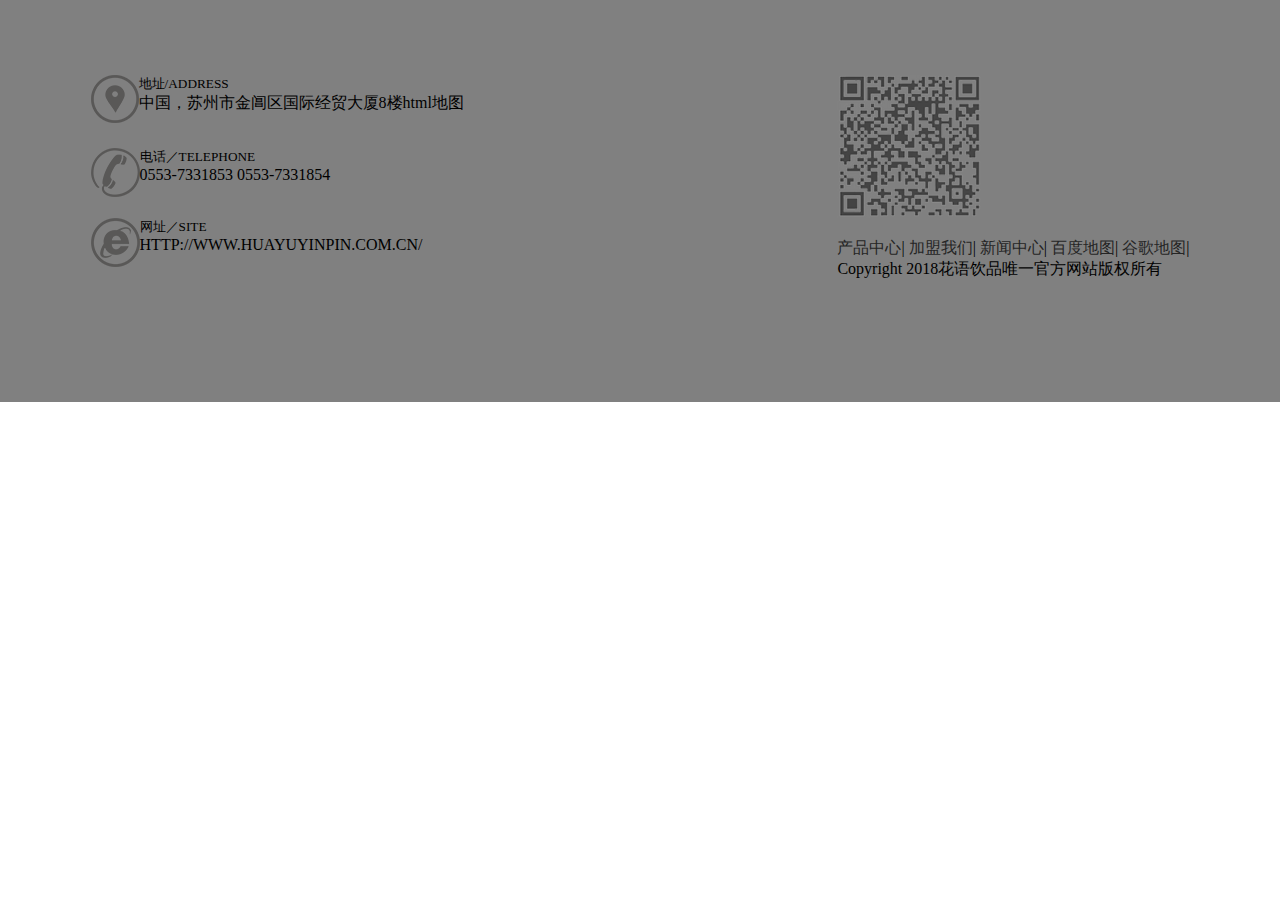
<file: footer.html>
<!DOCTYPE html>
<html lang="en">
<head>
	<meta charset="UTF-8">
	<title>footer</title>
	<link rel="stylesheet" href="css/Global_Settings.css">
	<link rel="stylesheet" href="css/footer.css">
</head>
<body>
	<!-- 底部 -->
	<footer>
		<div class="center">
			<!-- 左半部分 -->
			<ul>
				<li>
					<div class='footerleft'>
						<img src="img/positionicon.png"/>
					</div>
					<section>
						<h5>地址/ADDRESS</h5>
						<span>中国，苏州市金阊区国际经贸大厦8楼html地图</span>
					</section>
				</li>
				<li>
					<div class='footerleft'>
						<img src="img/iphoneicon.png" alt="">
					</div>
					<section>
						<h5>电话／TELEPHONE</h5>
						<span>0553-7331853    0553-7331854</span>
					</section>
				</li>
				<li>
					<div class='footerleft'>
						<img src="img/iconie.png" alt="">
					</div>
					<section>
						<h5>网址／SITE</h5>
						<span>HTTP://WWW.HUAYUYINPIN.COM.CN/</span>
					</section>
				</li>
			</ul>
			<!-- 右半部分 -->
			<div>
				<img src="img/二维码.png"/><br>
				<a href="#">产品中心</a>|
				<a href="#">加盟我们</a>|
				<a href="#">新闻中心</a>|
				<a href="#">百度地图</a>|
				<a href="#">谷歌地图</a>|<br>
				<p>Copyright 2018花语饮品唯一官方网站版权所有</p>
			</div>
		</div>
	</footer>
</body>
</html>
</file>
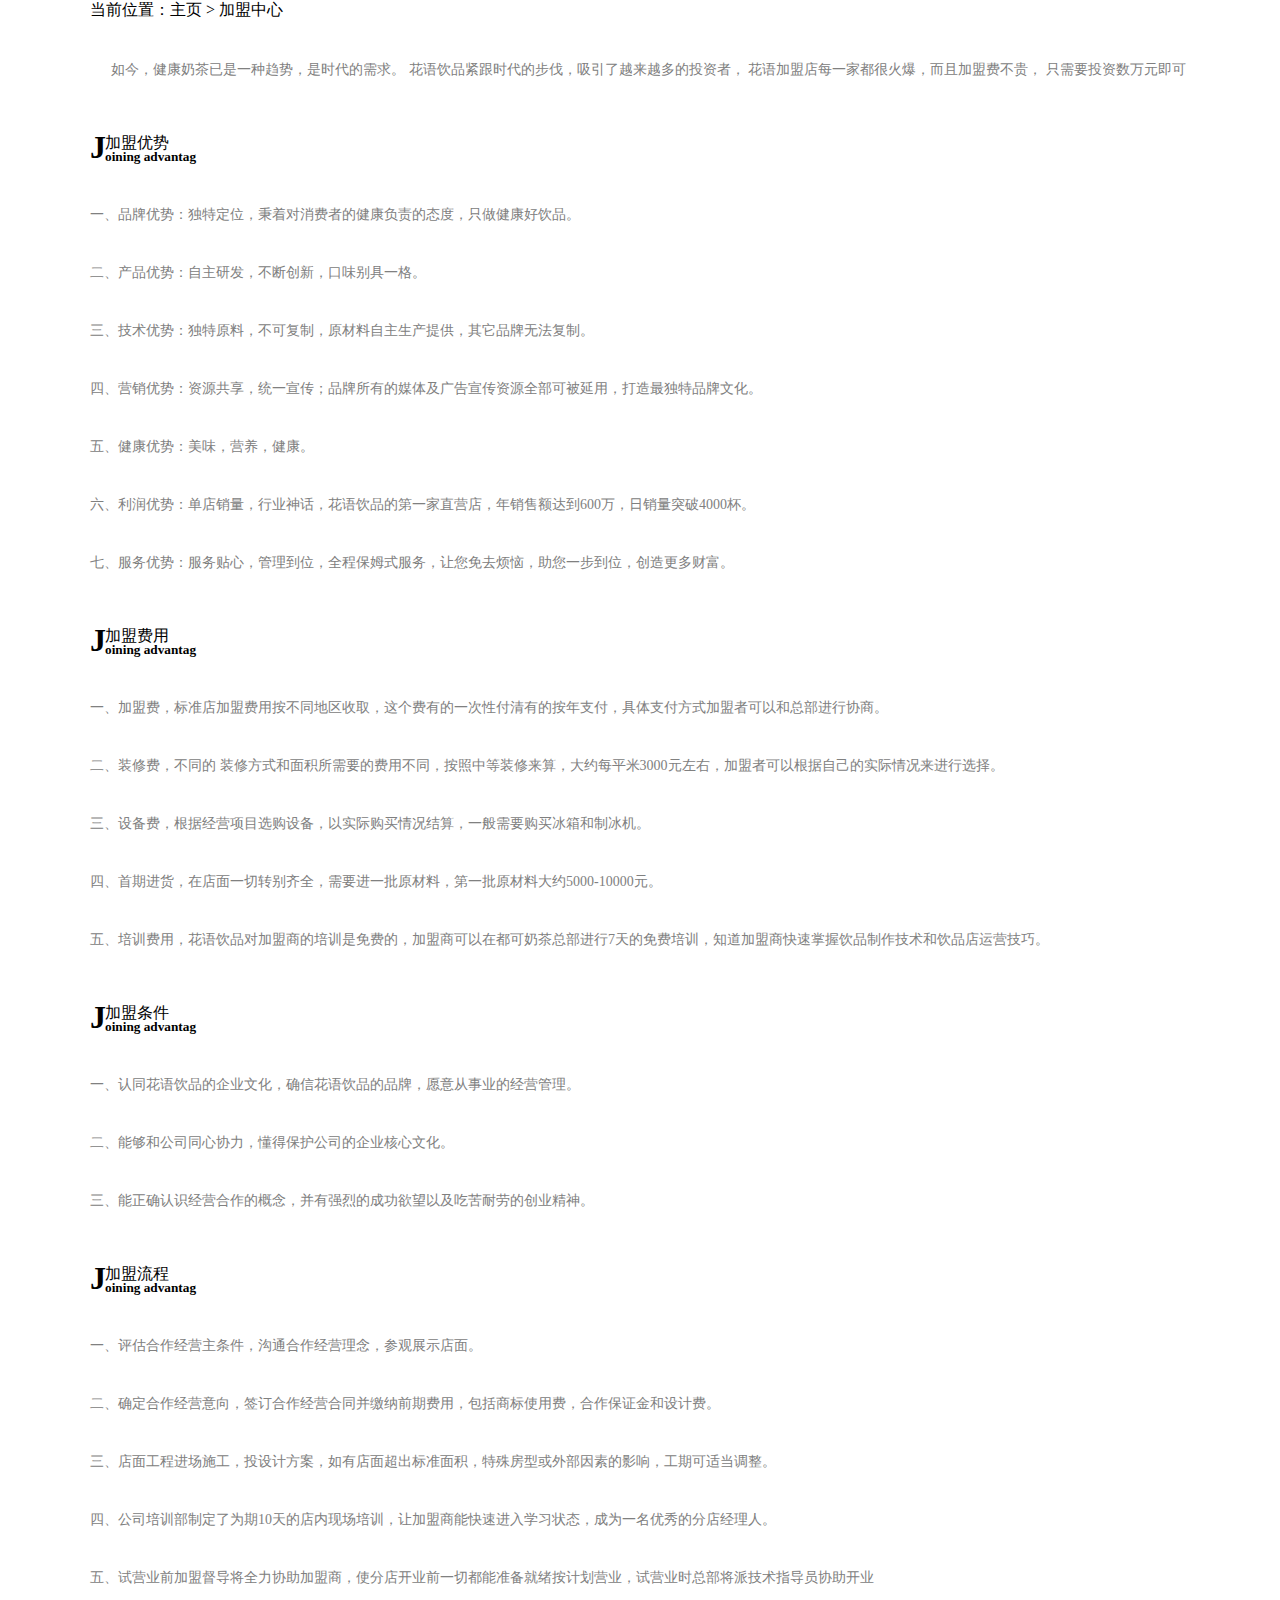
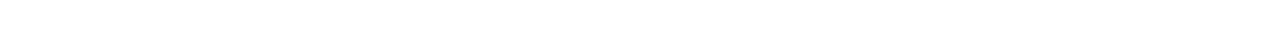
<file: jiameng.html>
<!DOCTYPE html>
<html>
	<head>
		<meta charset="UTF-8">
		<title></title>
	</head>
	<link rel="stylesheet"  href="css/css3.css"/>
	
	<body>
		<header></header>
		<div class="zhuti-2">
			
	<h4>当前位置：主页 > 加盟中心</h4>
	<div class="zi-2">
		<p>&nbsp;&nbsp;&nbsp;&nbsp;&nbsp;&nbsp;如今，健康奶茶已是一种趋势，是时代的需求。 花语饮品紧跟时代的步伐，吸引了越来越多的投资者， 花语加盟店每一家都很火爆，而且加盟费不贵， 只需要投资数万元即可</p>
	</div>
	<div class="box_1">
		<h1>J</h1>
		<h5>oining advantag</h5>
		<h4>加盟优势</h4>
		<ul>
			<li>一、品牌优势：独特定位，秉着对消费者的健康负责的态度，只做健康好饮品。</li>
			<li>二、产品优势：自主研发，不断创新，口味别具一格。</li>
			<li>三、技术优势：独特原料，不可复制，原材料自主生产提供，其它品牌无法复制。	</li>
			<li>四、营销优势：资源共享，统一宣传；品牌所有的媒体及广告宣传资源全部可被延用，打造最独特品牌文化。</li>
			<li>五、健康优势：美味，营养，健康。</li>
			<li>六、利润优势：单店销量，行业神话，花语饮品的第一家直营店，年销售额达到600万，日销量突破4000杯。</li>
			<li>七、服务优势：服务贴心，管理到位，全程保姆式服务，让您免去烦恼，助您一步到位，创造更多财富。</li>
			
		</ul>
	</div>
	<div class="box_2">
		<h1>J</h1>
		<h5>oining advantag</h5>
		<h4>加盟费用</h4>
            <ul>
            	<li>一、加盟费，标准店加盟费用按不同地区收取，这个费有的一次性付清有的按年支付，具体支付方式加盟者可以和总部进行协商。</li>
            	<li>二、装修费，不同的 装修方式和面积所需要的费用不同，按照中等装修来算，大约每平米3000元左右，加盟者可以根据自己的实际情况来进行选择。</li>
            	<li>三、设备费，根据经营项目选购设备，以实际购买情况结算，一般需要购买冰箱和制冰机。</li>
            	<li>四、首期进货，在店面一切转别齐全，需要进一批原材料，第一批原材料大约5000-10000元。</li>
            	<li>五、培训费用，花语饮品对加盟商的培训是免费的，加盟商可以在都可奶茶总部进行7天的免费培训，知道加盟商快速掌握饮品制作技术和饮品店运营技巧。</li>
            </ul>
	</div>
	<div class="box_3">
		<h1>J</h1>
		<h5>oining advantag</h5>
		<h4>加盟条件</h4>
		<ul>
			<li>一、认同花语饮品的企业文化，确信花语饮品的品牌，愿意从事业的经营管理。</li>
			<li>二、能够和公司同心协力，懂得保护公司的企业核心文化。</li>
			<li>三、能正确认识经营合作的概念，并有强烈的成功欲望以及吃苦耐劳的创业精神。</li>
		
		</ul>
	</div>
	<div class="box_4">
		<h1>J</h1>
		<h5>oining advantag</h5>
		<h4>加盟流程</h4>
		<ul>
			<li>一、评估合作经营主条件，沟通合作经营理念，参观展示店面。</li>
			<li>二、确定合作经营意向，签订合作经营合同并缴纳前期费用，包括商标使用费，合作保证金和设计费。</li>
			<li>三、店面工程进场施工，投设计方案，如有店面超出标准面积，特殊房型或外部因素的影响，工期可适当调整。</li>
			<li>四、公司培训部制定了为期10天的店内现场培训，让加盟商能快速进入学习状态，成为一名优秀的分店经理人。</li>
			<li>五、试营业前加盟督导将全力协助加盟商，使分店开业前一切都能准备就绪按计划营业，试营业时总部将派技术指导员协助开业</li>
		</ul>
	</div>
	
	
	
	
	
	
	
	
	
			</div>
	</body>
	<footer></footer>
	<script src="https://cdn.staticfile.org/jquery/1.10.2/jquery.min.js"></script>
	<script>
$('header').load('index.html')
$('footer').load('footer.html')
	</script>
</html>
</file>
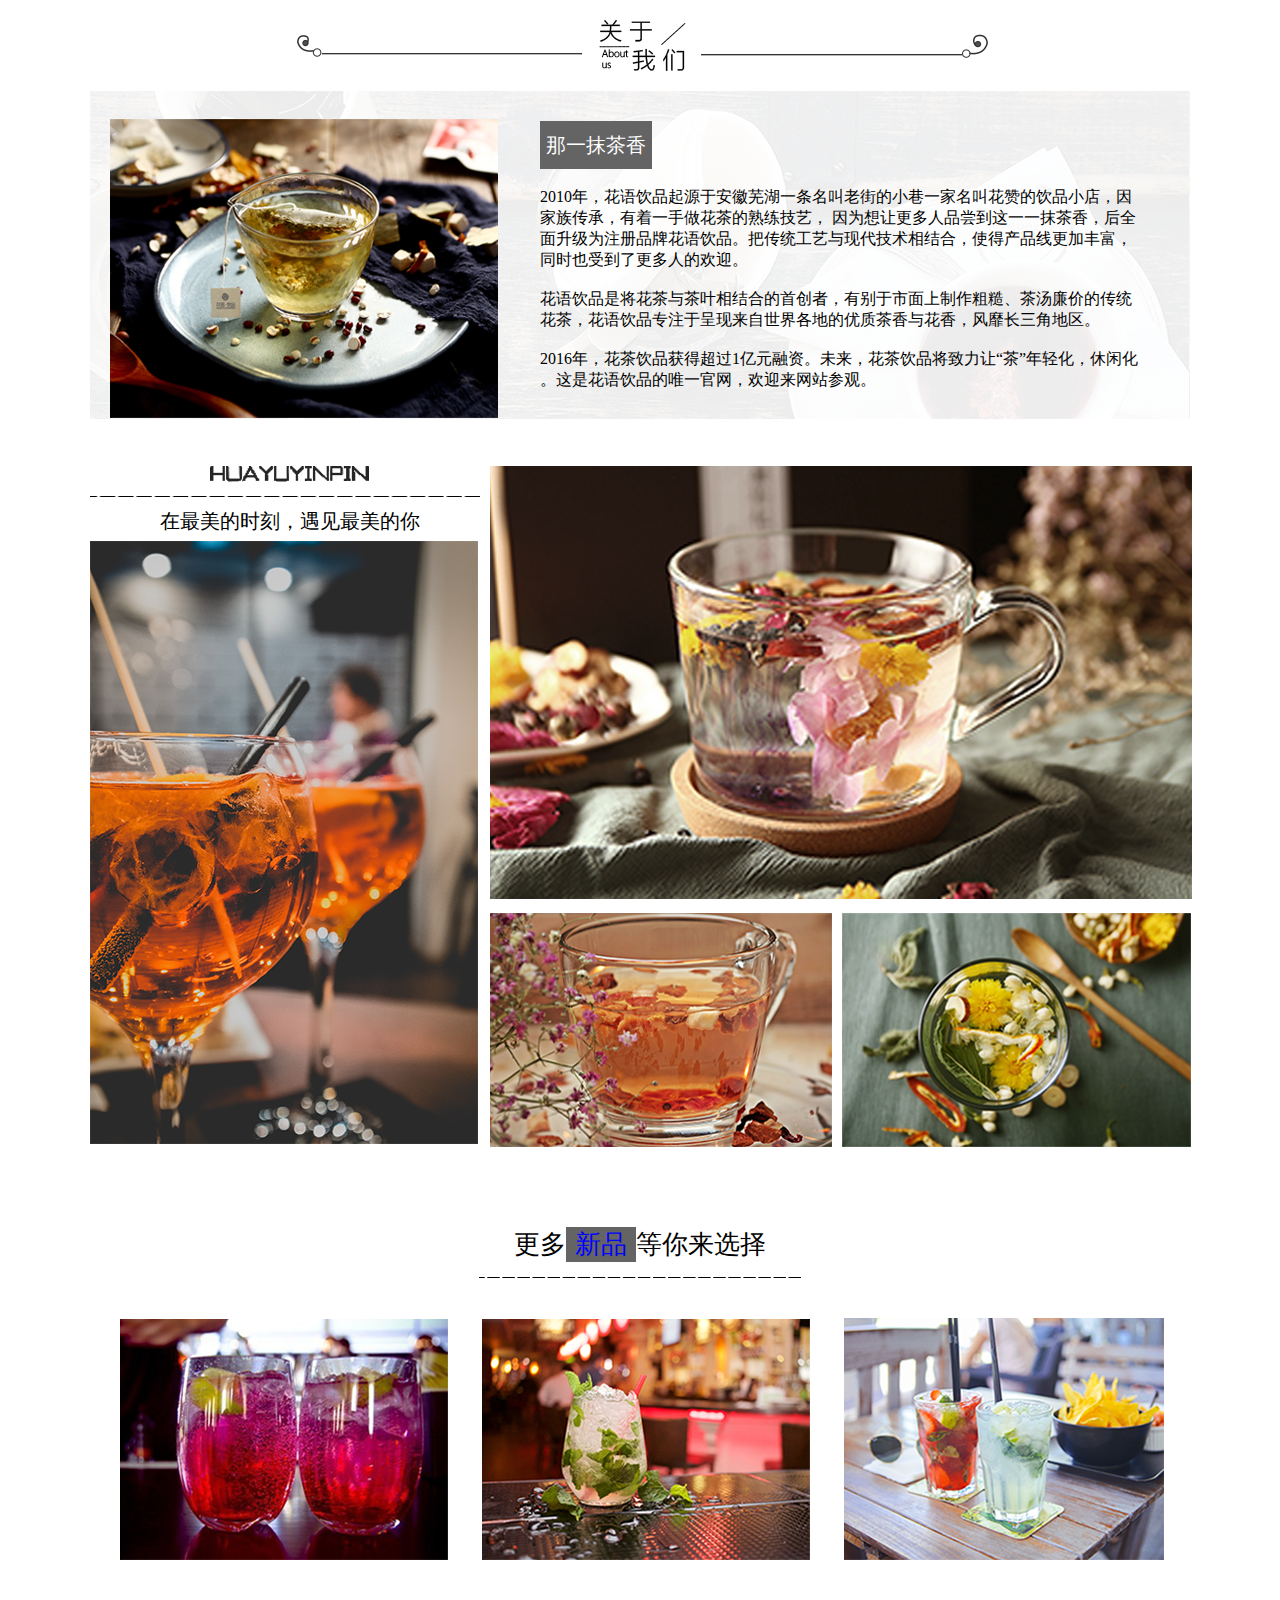
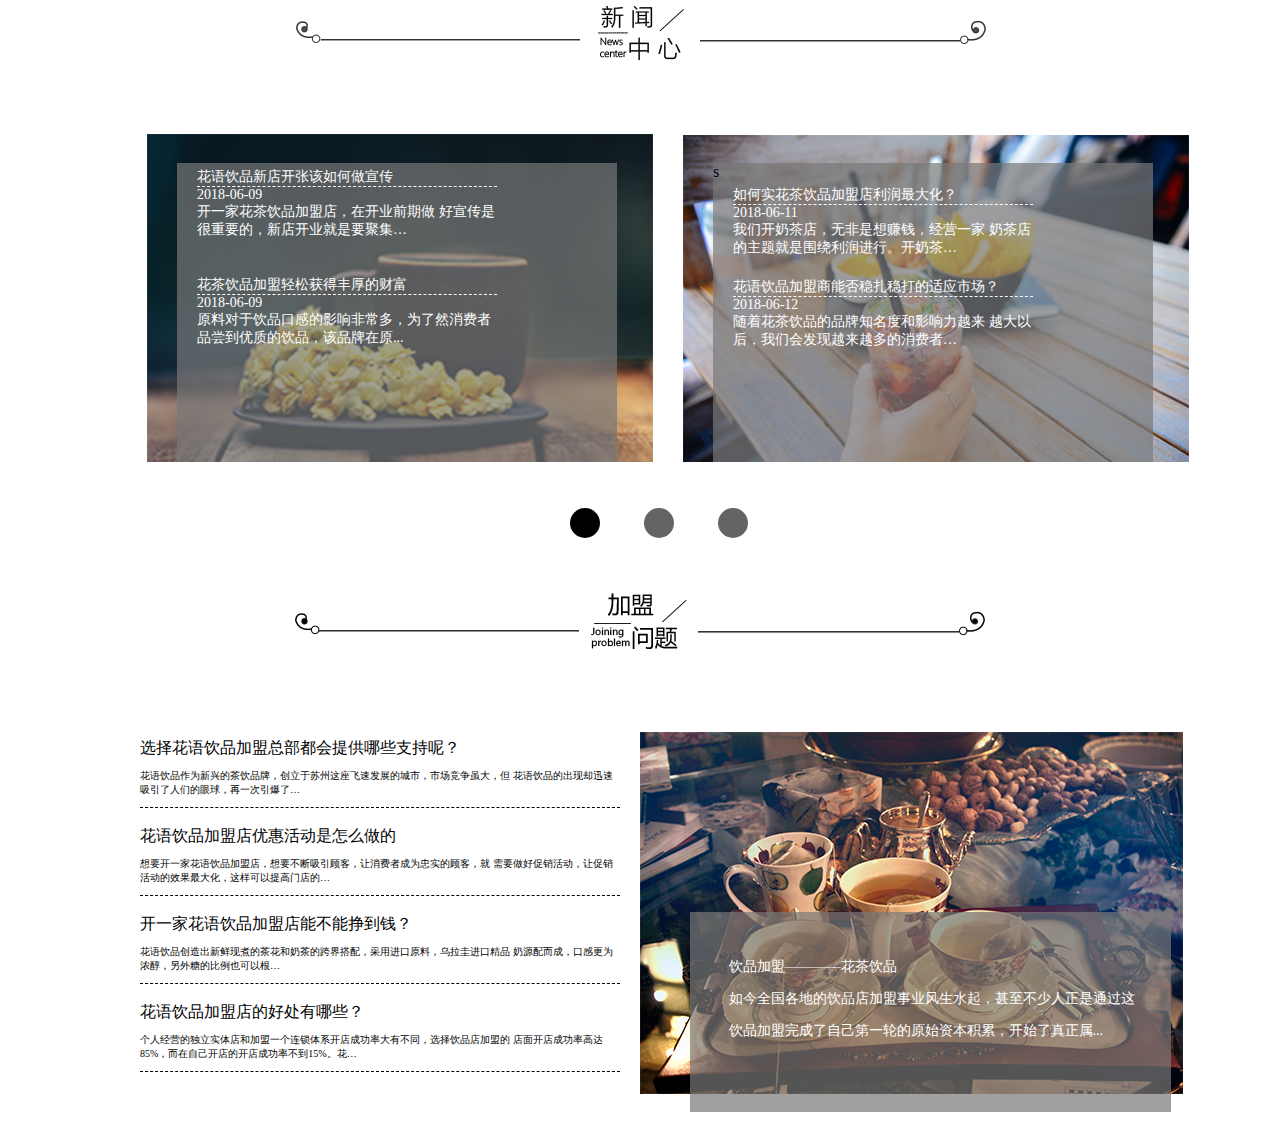
<file: new_file.html>
<!DOCTYPE html>
<html>

	<head>
		<meta charset="UTF-8">
		<title></title>
		<link rel="stylesheet" href="css/css1.css" />
	</head>
	<header></header>
	<body>
	<!--关于我们-->
	<div class="box-2">
		
		<div class="logo-1">
			<img src="img/lALPDgQ9qWRr2a1AzQLA_704_64.png" />
		</div>
		<div class="box-3">
			<img src="img/teaimg.png" />
			<p>那一抹茶香</p>
			<ul>
				<li>2010年，花语饮品起源于安徽芜湖一条名叫老街的小巷一家名叫花赞的饮品小店，因 家族传承，有着一手做花茶的熟练技艺， 因为想让更多人品尝到这一一抹茶香，后全 面升级为注册品牌花语饮品。把传统工艺与现代技术相结合，使得产品线更加丰富， 同时也受到了更多人的欢迎。</li>
				<li><br />花语饮品是将花茶与茶叶相结合的首创者，有别于市面上制作粗糙、茶汤廉价的传统 花茶，花语饮品专注于呈现来自世界各地的优质茶香与花香，风靡长三角地区。</li>
				<li><br />2016年，花茶饮品获得超过1亿元融资。未来，花茶饮品将致力让“茶”年轻化，休闲化 。这是花语饮品的唯一官网，欢迎来网站参观。</li>
			</ul>
		</div>
	</div>
	<!--最美时刻-->
	<div class="box-4">
		<div class="zuimei">
			<img id="tu1" src="img/012.png" />
			<img id="tu2" src="img/dash (1).png" />
			<ul>
				<li>在最美的时刻，遇见最美的你</li>
			</ul>
			<img id="tu3" src="img/zuimeiimg1.png" />
		</div>
		<div class="zuimeitu">
			<img src="img/zuimeiimg2.png" />
			<img id="tu4" src="img/zuimeiimg3.png" />
			<img id="tu5" src="img/zuimeiimg4.png" />
		</div>
	</div>
	<!--更多新品-->
	<div class="box-5">
		<p>更多<a href="http://127.0.0.1:8020/huayu/zhanshi.html">新品</a>等你来选择</p>
		<img id="tu-1" src="img/dash (1).png" />
		
		<img src="img/newtea3.png" />
		<img src="img/newtea2.png" />
		<img src="img/newtea1.png" />
	</div>
          <!--新闻中心-->
          <div class="box-6">
          	<img class="tu-1" src="img/lALPDgQ9qWRslFFAzQLA_704_64.png"/>
          	<div class="zhuti">
          		<ul>
          			<li><img src="img/newsbgcolor.png"/> 
          			<div class="yinying">
          				
          					<a href="http://127.0.0.1:8020/huayu/xinwen.html?0">花语饮品新店开张该如何做宣传</a><span> 2018-06-09<br />开一家花茶饮品加盟店，在开业前期做 好宣传是很重要的，新店开业就是要聚集…<br /><br /></span>
          					<a href="http://127.0.0.1:8020/huayu/xinwen.html?1"> <br />	 花茶饮品加盟轻松获得丰厚的财富</a><span>2018-06-09<br />原料对于饮品口感的影响非常多，为了然消费者品尝到优质的饮品，该品牌在原... </span>
          				
          			</div>
          			</li>
          			<li><img src="img/newsbgcolor2.png"/>
          			<div class="yinying">s
          				<a href="http://127.0.0.1:8020/huayu/xinwen.html?2">如何实花茶饮品加盟店利润最大化？</a><span>2018-06-11 <br />我们开奶茶店，无非是想赚钱，经营一家 奶茶店的主题就是围绕利润进行。开奶茶… <br /></span>
          					<a href="http://127.0.0.1:8020/huayu/xinwen.html?3"> <br />	花语饮品加盟商能否稳扎稳打的适应市场？</a><span> 2018-06-12<br />随着花茶饮品的品牌知名度和影响力越来 越大以后，我们会发现越来越多的消费者… </span>
          				
          			</div>
          			</li>
          			<li><img src="img/xicha - 副本.png"/>
          			<div class="yinying">
          				<a href="http://127.0.0.1:8020/huayu/xinwen.html?4">花语饮品有何优势</a><span><br /> 2018-08-16  <br />邂逅花语饮品系列产品以节能环保、操作简单为主要特点，在制作过程中不仅做到节能环保… <br /></span>
          					<a href="http://127.0.0.1:8020/huayu/xinwen.html?5"> <br />	花语饮品对比其他饮品有何优势？</a><span> 2018-09-12<br />。邂逅花语饮品是新时代的健康尚饮连锁品牌，在邂逅花语休闲饮品店里… </span>
          				
          			</div>
          			</li>
          			<li><img src="img/zuimeiimg3 - 副本.png"/>
          			<div class="yinying">
          				<a href="http://127.0.0.1:8020/huayu/xinwen.html?6">奶茶店经营怎么做才能让顾客记忆深刻</a><span> <br />2018-08-16 <br /> 奶茶店由于人气的提升，获得了较高的市场知名度，同时不但提升。而其中的经营技巧… <br /><br /></span>
          					<a href="http://127.0.0.1:8020/huayu/xinwen.html?7"> 奶茶加盟开店需要规避些什么</a><span> 2018-09-12<br /> 众所周知，现在台湾奶茶的名气自越来越高了，很多人都打算选择奶茶加盟开一家… </span>
          				
          			</div>
          			</li>
          			<li><img src="img/newtea2.png"/>
          			<div class="yinying">
          				<a href="http://127.0.0.1:8020/huayu/xinwen.html?8">奶茶有哪些奶茶成分对人体有害</a><span>2018-08-16  <br />现在人食品安全问题是越来越在意了，不过也是，老是有些这样的食品安全新闻被曝光出… <br /></span>
          					<a href="http://127.0.0.1:8020/huayu/xinwen.html?9"> <br />	开奶茶店生意不好有什么原因？</a><span> 2018-09-12<br /> 奶茶一向都是人们所喜爱的消遣饮品，也是现在十分盛行的店肆，所以开奶茶店的人也就越来越多了… </span>
          				
          			</div>
          			</li>
          			<li><img src="img/teaimg.png"/>
          			<div class="yinying">
          				<a href="http://127.0.0.1:8020/huayu/xinwen.html?10">现在的奶茶市场上有哪些特色奶茶</a><span>2018-08-16  <br />  奶茶作为现代消费者追捧的饮品，，不仅香甜可口而且搭配不同的材料创新出特色奶茶，因… <br /></span>
          					<a href="http://127.0.0.1:8020/huayu/xinwen.html?11"> <br />	奶茶茶叶怎么泡更好喝更健康</a><span>2018-09-12 <br /> 现在很多人比较注重健康养生，对于健康的饮食之道需求也不断提升。有的人认为既然现在外面的食品不安… </span>
          				
          			</div>
          			</li>
          		</ul>
          	</div>
          	<div class="yuan">
          	    <ul>
          	    	<li id="li-2"></li>
          	    	<li></li>
          	    	<li></li>
          	    </ul>
          	    	
          	    </div>
          	</div>
          </div>
          <!--加盟问题-->
          <div class="box-7">
          <img class="tu-2" src="img/lALPDgQ9qWRtzCBAzQLA_704_64.png"/>
          	<div class="liebiao">
          		<ul>
          			<li><a href="http://127.0.0.1:8020/huayu/jiameng.html">选择花语饮品加盟总部都会提供哪些支持呢？</a><p>花语饮品作为新兴的茶饮品牌，创立于苏州这座飞速发展的城市，市场竞争虽大，但
花语饮品的出现却迅速吸引了人们的眼球，再一次引爆了…</p></li>
          			<li><br /><a href="http://127.0.0.1:8020/huayu/jiameng.html">花语饮品加盟店优惠活动是怎么做的</a><p>想要开一家花语饮品加盟店，想要不断吸引顾客，让消费者成为忠实的顾客，就
需要做好促销活动，让促销活动的效果最大化，这样可以提高门店的…</p></li>
          			<li><br /><a href="http://127.0.0.1:8020/huayu/jiameng.html">开一家花语饮品加盟店能不能挣到钱？</a><p>花语饮品创造出新鲜现煮的茶花和奶茶的跨界搭配，采用进口原料，乌拉圭进口精品
奶源配而成，口感更为浓醇，另外糖的比例也可以根…</p></li>
          			<li><br /><a href="http://127.0.0.1:8020/huayu/jiameng.html">花语饮品加盟店的好处有哪些？</a><p>个人经营的独立实体店和加盟一个连锁体系开店成功率大有不同，选择饮品店加盟的
店面开店成功率高达85%，而在自己开店的开店成功率不到15%。花…</p>
</li>
          		</ul>
          	</div>
          	<div class="tu-3">
          	<img src="img/joinbgcolor.png"/>
          		<div class="zi-1">
          			<br /><br /><p>&nbsp;&nbsp;&nbsp;&nbsp;&nbsp;&nbsp;&nbsp;&nbsp;&nbsp;&nbsp;&nbsp;饮品加盟————花茶饮品</p>
          			<p> &nbsp;&nbsp;&nbsp;&nbsp;&nbsp;&nbsp;&nbsp;&nbsp;&nbsp;&nbsp;&nbsp;如今全国各地的饮品店加盟事业风生水起，甚至不少人正是通过这</p>
          			<p>&nbsp;&nbsp;&nbsp;&nbsp;&nbsp;&nbsp;&nbsp;&nbsp;&nbsp;&nbsp;&nbsp;饮品加盟完成了自己第一轮的原始资本积累，开始了真正属...</p>
          		</div>
          	</div>
          </div>
          <footer></footer>
          <script src="https://cdn.staticfile.org/jquery/1.10.2/jquery.min.js"></script>
		
		<script type="text/javascript">
		$('header').load('index.html')
		$('footer').load('footer.html')
          
          
          
	
		let oli=document.getElementsByClassName("yuan")[0].getElementsByTagName("li")
		let odiv=document.getElementsByClassName("zhuti")[0].getElementsByTagName("ul")[0]
		let  ODIV=document.getElementsByClassName("zhuti")[0]
	    let  win=ODIV.offsetWidth
	    
	   
	    for(let i=0;i<oli.length;i++){
	    	oli[i].onclick=function(){
	    		console.log(i)
	    		for(let k=0;k<oli.length;k++){oli[0].id="";oli[1].id="";oli[2].id=""}
	    		oli[i].id="li-2"
	    		odiv.style.left=-(win)*(i)+"px"
	    		odiv.style.transition="1s"
	    		
	    	}
	    }
	
	</script>
	</body>

</html>
</file>
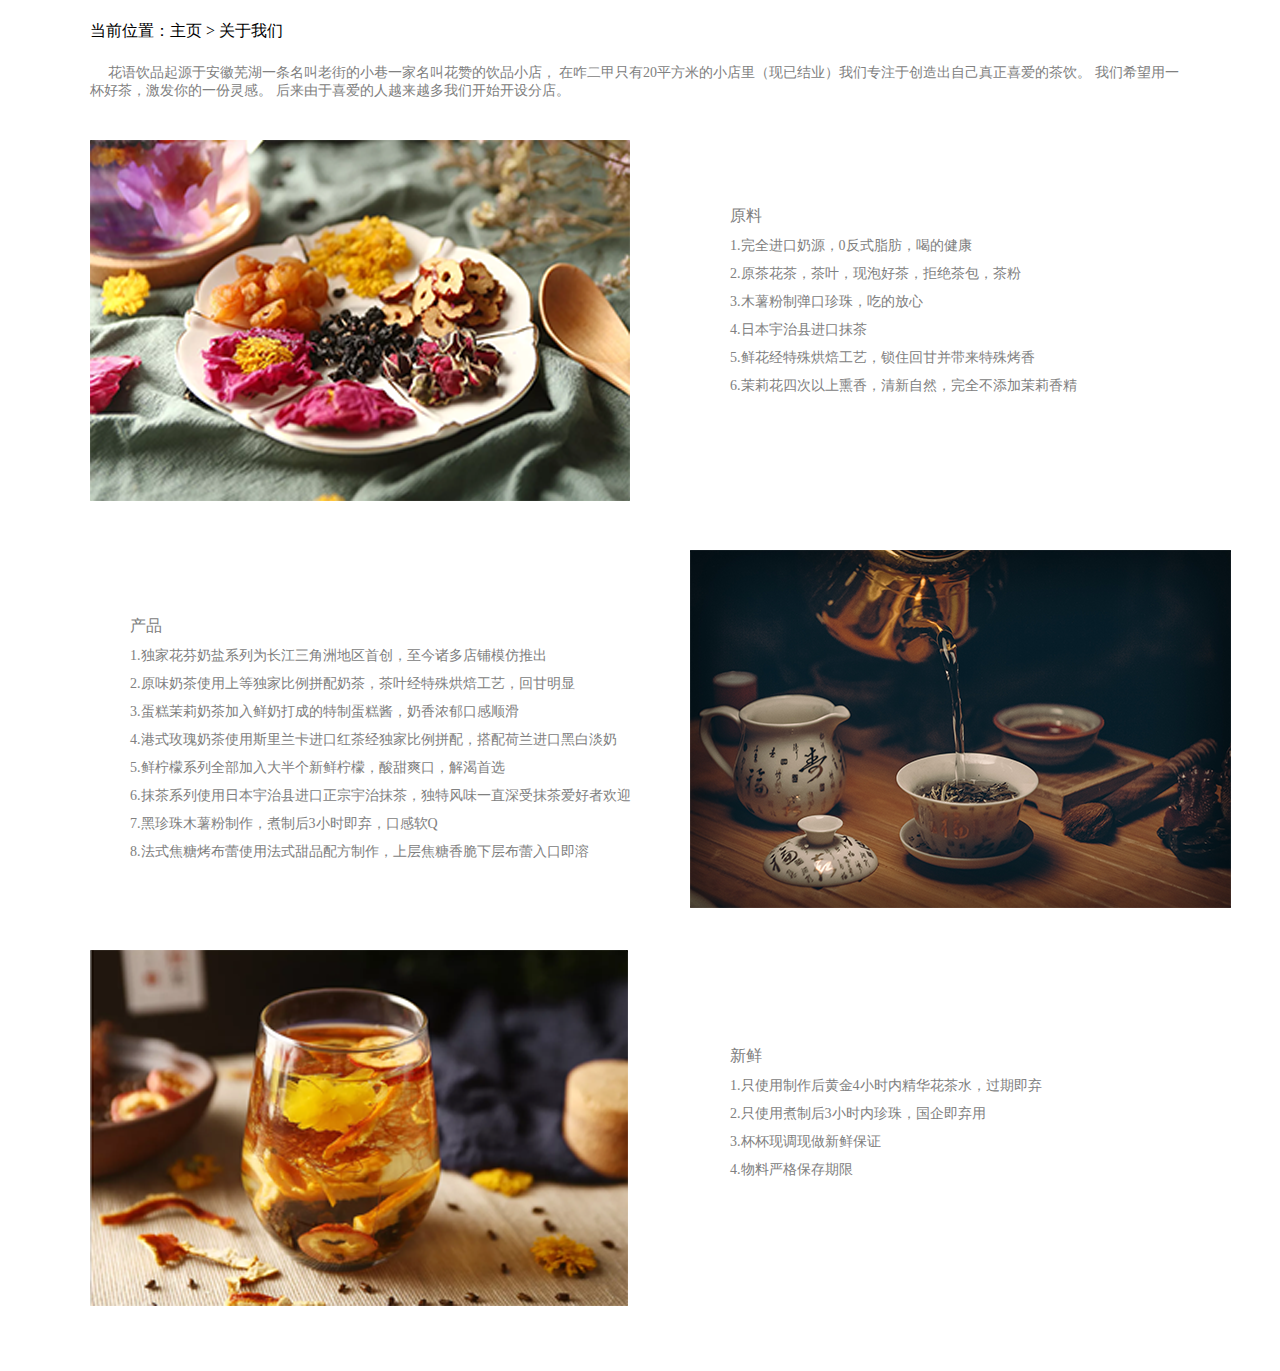
<file: women.html>
<!DOCTYPE html>
<html>
	<head>
		<meta charset="UTF-8">
		<title></title>
	</head>
	<link  rel="stylesheet" href="css/css2.css" />
	<header></header>
	<body>
		<div class="zhuti-1">
			<h4>当前位置：主页 > 关于我们</h4>
			<p>&nbsp;&nbsp;&nbsp;&nbsp;&nbsp;花语饮品起源于安徽芜湖一条名叫老街的小巷一家名叫花赞的饮品小店， 在咋二甲只有20平方米的小店里（现已结业）我们专注于创造出自己真正喜爱的茶饮。 我们希望用一杯好茶，激发你的一份灵感。 后来由于喜爱的人越来越多我们开始开设分店。</p>
		      <div class="box--1">
		      	<img src="img/2-img1.png"/>
		      	
		      	<ul>
		      		<span >原料</span>
		      		<li>1.完全进口奶源，0反式脂肪，喝的健康</li>
		      		<li>2.原茶花茶，茶叶，现泡好茶，拒绝茶包，茶粉</li>
		      		<li>3.木薯粉制弹口珍珠，吃的放心</li>
		      		<li>4.日本宇治县进口抹茶</li>
		      		<li>5.鲜花经特殊烘焙工艺，锁住回甘并带来特殊烤香</li>
		      		<li>6.茉莉花四次以上熏香，清新自然，完全不添加茉莉香精</li>
		      	</ul>
		      </div>
		      <div class="box--2">
		      	<ul>
		      		<span>产品</span>
		      		<li>1.独家花芬奶盐系列为长江三角洲地区首创，至今诸多店铺模仿推出</li>
		      		<li>2.原味奶茶使用上等独家比例拼配奶茶，茶叶经特殊烘焙工艺，回甘明显</li>
		      		<li>3.蛋糕茉莉奶茶加入鲜奶打成的特制蛋糕酱，奶香浓郁口感顺滑</li>
		      		<li>4.港式玫瑰奶茶使用斯里兰卡进口红茶经独家比例拼配，搭配荷兰进口黑白淡奶</li>
		      		<li>5.鲜柠檬系列全部加入大半个新鲜柠檬，酸甜爽口，解渴首选</li>
		      		<li>6.抹茶系列使用日本宇治县进口正宗宇治抹茶，独特风味一直深受抹茶爱好者欢迎</li>
		      		<li>7.黑珍珠木薯粉制作，煮制后3小时即弃，口感软Q</li>
		      		<li>8.法式焦糖烤布蕾使用法式甜品配方制作，上层焦糖香脆下层布蕾入口即溶</li>
		      	</ul>
		      	<img src="img/2-img2.png"/>
		      </div>
		      <div class="box--3">
		      <img src="img/2-img3 - 副本.png"/>
		      <ul>
		      	<span>新鲜</span>
		      	<li>1.只使用制作后黄金4小时内精华花茶水，过期即弃</li>
		      	<li>2.只使用煮制后3小时内珍珠，国企即弃用</li>
		      	<li>3.杯杯现调现做新鲜保证</li>
		      	<li>4.物料严格保存期限</li>
		      </ul>
		      </div>
		
		</div>
	</body>
	<footer></footer>
		<script src="https://cdn.staticfile.org/jquery/1.10.2/jquery.min.js"></script>
	<script>
$('header').load('index.html')
$('footer').load('footer.html')
	</script>
</html>
</file>
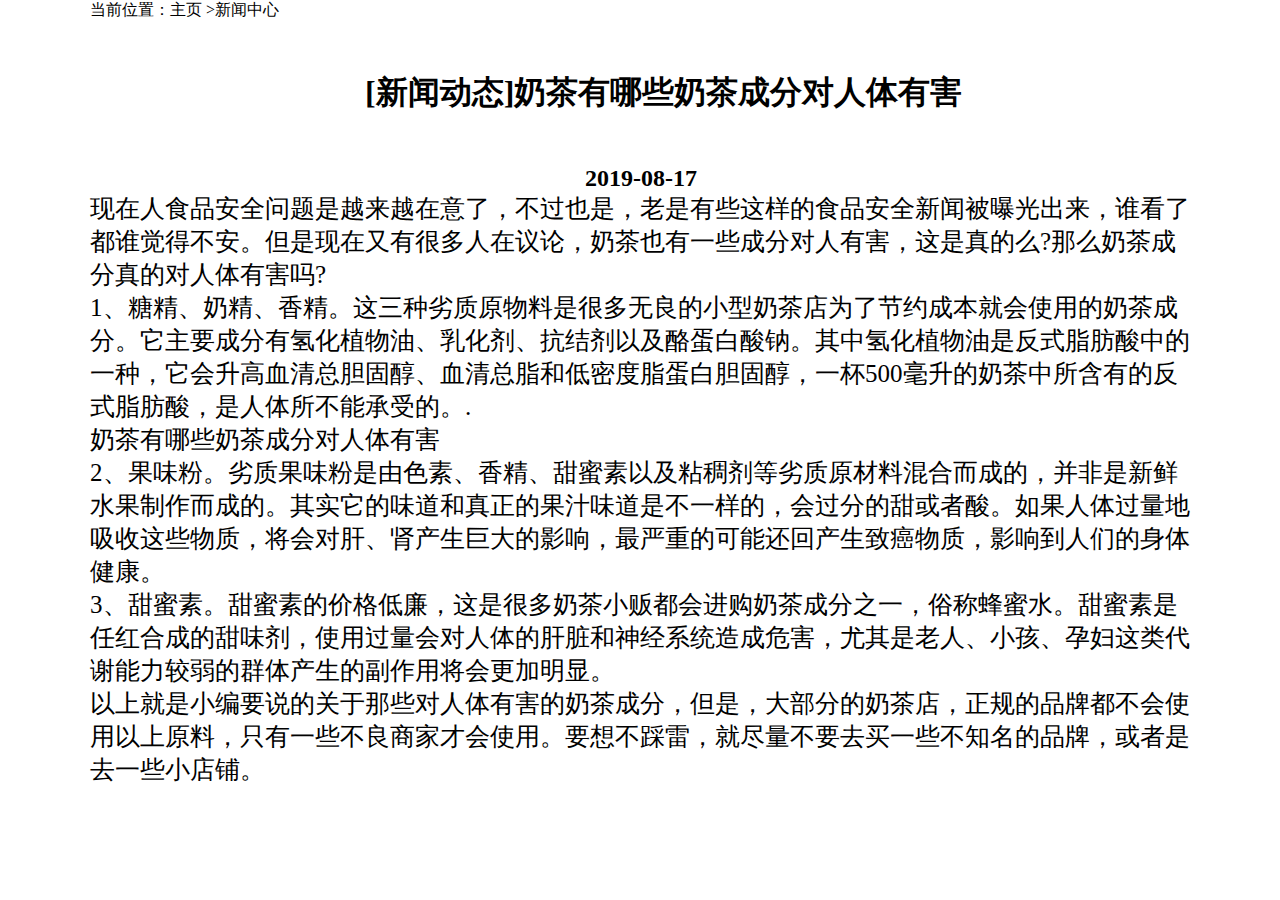
<file: xinwen.html>
<!DOCTYPE html>
<html>
	<head>
		<meta charset="UTF-8">
		<title></title>
		<link rel="stylesheet" href="css/css5.css" />
	</head>
	<header></header>
	<body>
	<div class="zhuti-4">
		
		<h4>当前位置：主页 >新闻中心</h4>
		       	<h1>[新闻动态]奶茶有哪些奶茶成分对人体有害</h1>
		       	 <h2>2019-08-17</h2>
		       	 <p>现在人食品安全问题是越来越在意了，不过也是，老是有些这样的食品安全新闻被曝光出来，谁看了都谁觉得不安。但是现在又有很多人在议论，奶茶也有一些成分对人有害，这是真的么?那么奶茶成分真的对人体有害吗?<br>1、糖精、奶精、香精。这三种劣质原物料是很多无良的小型奶茶店为了节约成本就会使用的奶茶成分。它主要成分有氢化植物油、乳化剂、抗结剂以及酪蛋白酸钠。其中氢化植物油是反式脂肪酸中的一种，它会升高血清总胆固醇、血清总脂和低密度脂蛋白胆固醇，一杯500毫升的奶茶中所含有的反式脂肪酸，是人体所不能承受的。.<br>奶茶有哪些奶茶成分对人体有害<br>2、果味粉。劣质果味粉是由色素、香精、甜蜜素以及粘稠剂等劣质原材料混合而成的，并非是新鲜水果制作而成的。其实它的味道和真正的果汁味道是不一样的，会过分的甜或者酸。如果人体过量地吸收这些物质，将会对肝、肾产生巨大的影响，最严重的可能还回产生致癌物质，影响到人们的身体健康。<br>3、甜蜜素。甜蜜素的价格低廉，这是很多奶茶小贩都会进购奶茶成分之一，俗称蜂蜜水。甜蜜素是任红合成的甜味剂，使用过量会对人体的肝脏和神经系统造成危害，尤其是老人、小孩、孕妇这类代谢能力较弱的群体产生的副作用将会更加明显。<br>以上就是小编要说的关于那些对人体有害的奶茶成分，但是，大部分的奶茶店，正规的品牌都不会使用以上原料，只有一些不良商家才会使用。要想不踩雷，就尽量不要去买一些不知名的品牌，或者是去一些小店铺。
  </p>
	</div>
	<footer></footer>
	<script type="text/javascript">
		
	
		function ajax(method, url, data, fn) {
				let htp = null;
				try {
					htp = new XMLHttpRequest()
				} catch (err) {
					htp = new ActiveXObject("Microsoft.XMLHTTP")
				}
				if (method == "get") {
					htp.open(method, url + "?" + data);
					htp.send()
				} else {
					htp.open(method, url);
					htp.setRequestHeader('content-type', 'application/x-www-form-urlencoded');
					htp.send(data)
				}
				htp.onreadystatechange = function() {
					if (htp.readyState == 4 && htp.status == 200) {
						fn(htp.responseText)
					}
				}
			}
			     
                let kk=window.location.search.substring(1,);     
      var odiv=document.getElementsByClassName("zhuti-4")[0];
        ajax("get","css/json.json","",function(data){
      let  dapr=JSON.parse(data);
      console.log(dapr)
       
      	odiv.innerHTML=`
      	 <h4>当前位置：主页 >新闻中心</h4>
		       	<h1>${dapr[kk].h1}</h1>
		       	 <h2>${dapr[kk].time}</h2>
		       	 <p>${dapr[kk].p}</p>`
      
      })
			</script>
				<script src="https://cdn.staticfile.org/jquery/1.10.2/jquery.min.js"></script>
	<script>
$('header').load('index.html')
$('footer').load('footer.html')
	</script>
	</body>
</html>
</file>
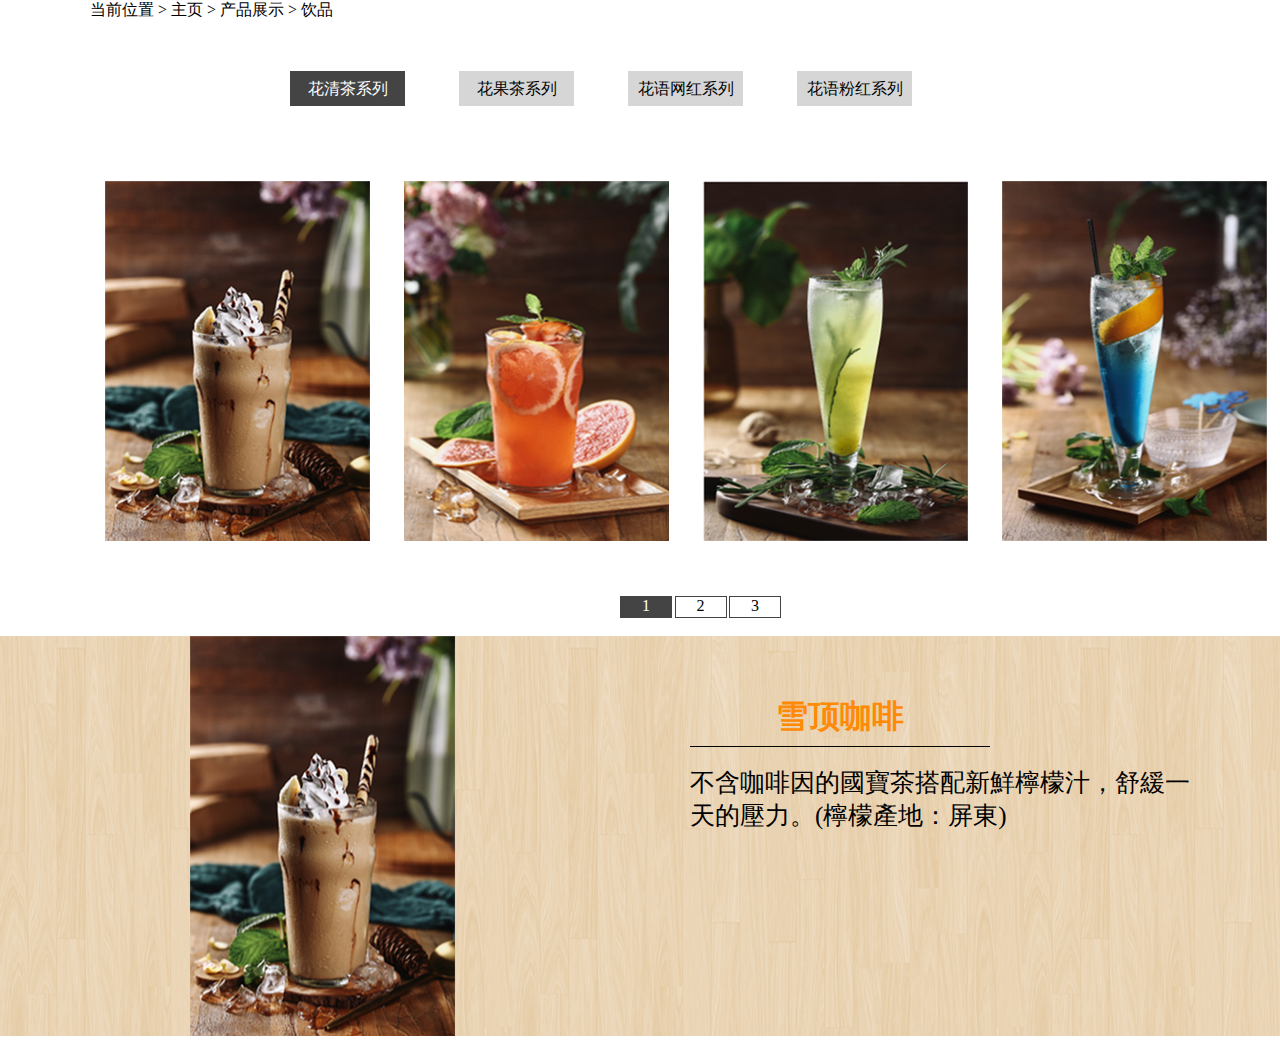
<file: zhanshi.html>
<!DOCTYPE html>
<html>

	<head>
		<meta charset="UTF-8">
		<title></title>
		<link rel="stylesheet" href="css/css4.css" />
		<script src="css/tupian.json"></script>
	</head>
<header></header>
	<body>
		<div class="arrdiv">
			<h4>当前位置 > 主页 > 产品展示 > 饮品</h4>
			<div class="con-1">
				<ul>
					<li id="li_1">花清茶系列</li>
					<li>花果茶系列</li>
					<li>花语网红系列</li>
					<li>花语粉红系列</li>
				</ul>
			</div>
			<div class="con-2">
				<ul id="ul-1">
					<li><img src="img/drinkimg1.png" /></li>
					<li><img src="img/drinkimg2.png" /></li>
					<li><img src="img/drinkimg3.png" /></li>
					<li><img src="img/drinkimg4.png" /></li>
					<li><img src="img/02c8edcd9f6a3618ee0021ef70fa6439.jpeg" /></li>
					<li><img src="img/0823小圖 - 副本.png" /></li>
					<li> <img src="img/0d16e2b3db96893cb8d4850f3d4742b0.jpg" /></li>
					<li><img src="img/1e20546c426060ec133553507c759b05.jpeg" /></li>
					<li><img src="img/2438b1d75a8da2de3ee5e0197a44adc2.jpeg" /></li>
				</ul>
				</ul>
				<ul>
					<li><img src="img/drinkimg5.png" /></li>
					<li><img src="img/drinkimg6.png" /></li>
					<li><img src="img/drinkimg7.png" /></li>
					<li><img src="img/drinkimg8.png" /></li>
					<li><img src="img/2a0c132a26eca47062559e27ba9e5cb4.jpg" /></li>
					<li><img src="img/34d9d54dd3fc5104fbaca5c9dcaa6aa1.jpeg" /></li>
					<li><img src="img/39687bc52ab64227a0a34a60f4235208.jpg" /></li>
					<li><img src="img/504507bc46e6b9980f6acbd8d475cf76.jpg" /></li>
					<li><img src="img/508912731e6096d71eb5f89671debb18.jpeg" /></li>
				</ul>
				<ul>
					<li><img src="img/teaimg.png" /></li>
					<li><img src="img/2-img3 - 副本.png" /></li>
					<li><img src="img/zuimeiimg3.png" /></li>
					<li><img src="img/newtea3.png" /></li>
					<li><img src="img/683bc67de53e20530b45aa83dd3bb51a.jpg" /></li>
					<li><img src="img/d1c0b0c5537a94dc2e89703fa3f2e0cd.jpeg"/></li>
					<li><img src="img/6bf23c6314dc03ff0e1e4ca68c94cdc2.jpeg" /></li>
					<li><img src="img/6d57d599043e48d9f85222649f0aac7b.jpg" /></li>
					<li><img src="img/71ad44b61eb3c4b0eeb5ef42b42fb1f8.jpeg" /></li>
				</ul>
				<ul>
					<li><img src="img/5bc543349caa8.png" /></li>
					<li><img src="img/5bc54348e2490.png" /></li>
					<li><img src="img/5bc543598f624.png" /></li>
					<li><img src="img/cp1 (1).jpg" /></li>
					<li><img src="img/9526fb8b40aceaa8e362fefebbe913f5.jpeg" /></li>
					<li><img src="img/a2caaf43c305615d085ecdbc1bc04781.jpg" /></li>
					<li><img src="img/b42a04cb2b95279b56c7018608bd3b14.jpg" /></li>
					<li><img src="img/c9a3e425ddb6da9bf795a71fe9404bff.jpeg" /></li>
					<li><img src="img/d1c0b0c5537a94dc2e89703fa3f2e0cd.jpeg" /></li>
				</ul>

			</div>
			<div class="con-3">
				<ul>
					<li id="li-3">1</li>
					<li>2</li>
					<li>3</li>
				</ul>

			</div>

		</div>
		<div class="con-4">
			<div class="zhuti-3">
				<img src="img/drinkimg1.png" />
				<h1>雪顶咖啡</h1>
				<p>不含咖啡因的國寶茶搭配新鮮檸檬汁，舒緩一天的壓力。(檸檬產地：屏東)</p>
			</div>
		</div>
		<footer></footer>
		</body>
		
		<script src="https://cdn.staticfile.org/jquery/1.10.2/jquery.min.js"></script>
		
		<script type="text/javascript">
		$('header').load('index.html')
		$('footer').load('footer.html')
		
			let oli = document.getElementsByClassName("con-1")[0].getElementsByTagName("li")
			let oul = document.getElementsByClassName("con-2")[0].getElementsByTagName("ul")
			let ow = document.getElementsByClassName("con-2")[0].getElementsByTagName("li")
			let oulID = document.getElementById("ul-1");
			for (let i = 0; i < oli.length; i++) {
				oli[i].onclick = function() {
					oulID = document.getElementById("ul-1");
					for (k = 0; k < oli.length; k++) {
						oli[k].id = "";
						oul[k].id = "";
						OLI[2].id = "";
						OLI[1].id = ""
						oul[k].style.transition = "none";
						oul[k].style.zIndex = 0;
						oul[k].style.left = 0 + "px";
					}
					oli[i].id = "li_1";
					oul[i].id = "ul-1";
					oul[i].style.left = 0 + "px";
					oul[i].setAttribute("name", i)
					oul[i].style.transition = "1s"
					oul[i].style.zIndex = 99;
					OLI[0].id = "li-3"
				}
			}
			let OLI = document.getElementsByClassName("con-3")[0].getElementsByTagName("li")
			for (let k = 0; k < OLI.length; k++) {
				OLI[k].onclick = function() {
					oulID = document.getElementById("ul-1");
					for (w = 0; w < OLI.length; w++) {
						OLI[w].id = ""
					}
					oulID.style.left = -(k) * 1200 + "px";
					//					oul[1].style.left = -(k) * 1200 + "px";
					//					oul[2].style.left = -(k) * 1200 + "px";
					//					oul[3].style.left = -(k) * 1200 + "px";
					oulID.style.transition = "1s";
					OLI[k].id = "li-3";
					console.log(ow)
				}
			}

			function ajax(method, url, data, fn) {
				let htp = null;
				try {
					htp = new XMLHttpRequest()
				} catch (err) {
					htp = new ActiveXObject("Microsoft.XMLHTTP")
				}
				if (method == "get") {
					htp.open(method, url + "?" + data);
					htp.send()
				} else {
					htp.open(method, url);
					htp.setRequestHeader('content-type', 'application/x-www-form-urlencoded');
					htp.send(data)
				}
				htp.onreadystatechange = function() {
					if (htp.readyState == 4 && htp.status == 200) {
						fn(htp.responseText)
					}
				}
			}
			var odiv = document.getElementsByClassName("zhuti-3")[0];
			for (let i = 0; i < ow.length; i++) {
				ow[i].index=i;
				ow[i].onclick = function() {
					let index=this.index
					ajax("get", "css/tupian.json", "", function(data) {
						json = JSON.parse(data);
							odiv.innerHTML = `<img src="${json[index].src}"/>
					<h1>${json[index].h1}</h1>
					<p>${json[index].p}</p>`
							console.log(1)
					})
				}
			}
			
		</script>
	
</html>
</file>
<file: css/Global_Settings.css>
*{
	padding: 0;
	margin: 0;
}
body{
	overflow-x:hidden;
}
li{
	display:inline-block; 
}
a{
	color: #fefefe;
	text-decoration: none;
}
.center{
	margin: auto;
	width: 68.68rem;
}
.center>div{
	margin-bottom: 4rem;
}
</file>
<file: css/footer.css>
footer{
	background-color:grey;
	height :25.125rem;
	margin-top: 0rem;
}
footer .center{
	padding-top: 4.6875rem;
}
footer ul{
	
	float: left;
}
footer li{
	display: list-item;
	list-style: none;
	margin-bottom: 1rem;
}
footer .center>div{
	float: right;
}
footer .footerleft{
	float: left;
}
footer li:after{
	content: "";
	display: inline-block;
	clear: both;
}
footer section{
	width: 24rem;	
}
footer section>h5{
	font-weight: normal;
}
footer a{
	color: #252525;
}
footer .center>div img{
	color:black;
	margin-bottom: 1rem;
}
</file>
<file: css/css3.css>
* {
	margin: 0;
	padding: 0;
}

.zhuti-2 {
	margin: 0 auto;
	width: 1100px;
}

.zhuti-2 li {
	list-style: none;
	color: #808080;
	font-size: 14px;
	margin-top: 10px;
}

.zhuti-2 h4 {
	font-weight: 200;
}

.zi-2 p {
	color: #808080;
	font-size: 14px;
	margin-top: 40px;
}

.box_1 {
	position: relative;
	margin-top: 50px;
}

.box_1 h5 {
	position: absolute;
	top: 20px;
	left: 15px;
}

.box_1 h4 {
	position: absolute;
	top: 4px;
	left: 15px;
}

.box_1 li {
	margin-top: 40px;
}

.box_2 {
	position: relative;
	margin-top: 50px;
}

.box_2 h5 {
	position: absolute;
	top: 20px;
	left: 15px;
}

.box_2 h4 {
	position: absolute;
	top: 4px;
	left: 15px;
}

.box_2 li {
	margin-top: 40px;
}

.box_3 {
	position: relative;
	margin-top: 50px;
}

.box_3 h5 {
	position: absolute;
	top: 20px;
	left: 15px;
}

.box_3 h4 {
	position: absolute;
	top: 4px;
	left: 15px;
}

.box_3 li {
	margin-top: 40px;
}

.box_4 {
	position: relative;
	margin-top: 50px;
	height: 380px;
}

.box_4 h5 {
	position: absolute;
	top: 20px;
	left: 15px;
}

.box_4 h4 {
	position: absolute;
	top: 4px;
	left: 15px;
}

.box_4 li {
	margin-top: 40px;
}
</file>
<file: css/css1.css>
.box-2 {
	position: relative;
	left: 50%;
	margin-left: -550px;
	width: 1100px;
}

.logo-1 {
	position: absolute;
	left: 200px;
}

.box-3 {
	position: absolute;
	top: 75px;
	width: 1100px;
	height: 328px;
	background: url(../img/flowerbgcolor.png)
}

.box-3 img {
	margin: 20px;
	margin-top: 28px;
}

.box-3 p {
	position: absolute;
	left: 450px;
	top: 10px;
	width: 112px;
	height: 48px;
	background: #646464;
	color: white;
	font-size: 20px;
	text-align: center;
	line-height: 48px;
}

.box-3 ul {
	position: absolute;
	left: 410px;
	top: 80px;
	width: 605px;
	z-index: 5;
	list-style: none;
}

.box-4 {
	position: relative;
	top: 450px;
	margin: 0 auto;
	width: 1100px;
	height: 680px;
}

#tu1 {
	position: absolute;
	left: 120px;
}

.zuimei li {
	position: absolute;
	left: 0px;
	top: 30px;
	width: 400px;
	height: 50px;
	text-align: center;
	list-style: none;
	font-size: 20px;
	line-height: 50px;
}

#tu2 {
	position: absolute;
	top: 30px;
	width: 390px;
}

#tu3 {
	position: absolute;
	top: 75px;
}

.zuimeitu {
	position: absolute;
	left: 400px;
}

#tu4 {
	margin-top: 10px;
}

#tu5 {
	position: absolute;
	margin-top: 10px;
	margin-left: 10px;
}

.box-5 {
	position: relative;
	top: 505px;
	width: 1100px;
	height: 380px;
	margin: 0 auto;
}

.box-5 p {
	text-align: center;
	font-size: 26px;
}

.box-5 a {
	width: 70px;
	display: inline-block;
	text-decoration: none;
	color: blue;
	background: #646464;
}

#tu-1 {
	position: absolute;
	left: 50%;
	top: 20px;
	margin-left: -161px;
}

.box-5 img {
	margin-top: 30px;
	margin-left: 30px;
}

.box-5 span {
	position: absolute;
	left: 50%;
	margin-left: -136px;
}

.box-6 {
	position: relative;
	top: 500px;
	margin: 0 auto;
	width: 1100px;
	height: 590px;
}

.tu-1 {
	position: absolute;
	left: 50%;
	margin-left: -352px;
}

.zhuti {
	position: absolute;
	top: 100px;
	width: 1100px;
	height: 360px;
	overflow: hidden
}

.zhuti img {
	width: 506px;
	height: 360px;
}

.zhuti ul {
	position: absolute;
	left: 1px;
	width: 3300px;
}

.zhuti li {
	width: 500px;
	margin: 16px;
	height: 360px;
	display: inline-block;
}

.yuan {
	position: absolute;
	top: 470px;
	left: 50%;
	margin-left: -130px;
}

.yuan li {
	width: 30px;
	height: 30px;
	border-radius: 50%;
	background: #646464;
	display: inline-block;
	margin: 20px;
}

#li-2 {
	background: black;
}

.yinying {
	position: absolute;
	top: 15px;
	width: 440px;
	height: 300px;
	margin: 30px;
	background-color: rgba(120, 120, 120, 0.7);
}

.yinying span {
	display: inline-block;
	width: 300px;
	color: white;
	font-size: 14px;
	margin-left: 20px;
}

.yinying a {
	display: block;
	font-size: 14px;
	color: white;
	width: 300px;
	text-decoration: none;
	margin-top: 5px;
	margin-left: 20px;
	border-bottom: 1px dashed white;
}

.box-7 {
	position: relative;
	left: 50%;
	margin-left: -550px;
	top: 500px;
	width: 1100px;
	/*height: 800px;*/
	display: block;
	clear:both;
	
}

.tu-2 {
	position: absolute;
	left: 50%;
	margin-left: -350px;
}

.liebiao {
	position: absolute;
	left: 10px;
	top: 130px;
	width: 520px;
	height: 370px;
}

.liebiao a {
	color: black;
	text-decoration: none;
}

.liebiao li {
	list-style: none;
	border-bottom: 1px dashed black;
}

.liebiao p {
	font-size: 10px;
}

.tu-3 {
	position: absolute;
	left: 550px;
	top: 140px;
}

.zi-1 {
	position: absolute;
	left: 50px;
	top: 180px;
	width: 481px;
	height: 200px;
	background-color: rgba(120, 120, 120, 0.7);
}

.zi-1 {
	color: white;
	font-size: 14px;
}
body>footer{
	    margin-top: 66rem;
}
</file>
<file: css/css2.css>
body {
	margin: 0;
	padding: 0;
	background: #FFFFFF;
}

.zhuti-1 {
	margin: 0 auto;
	width: 1100px;
	height: 1350px;
}

.zhuti-1 h4 {
	font-weight: 200;
}

.zhuti-1 p {
	font-size: 14px;
	color: #808080;
}

.zhuti-1 li {
	list-style: none;
	color: #808080;
	font-size: 14px;
	margin-top: 10px;
}

.zhuti-1 span {
	color: #808080;
}

.box--1 {
	position: relative;
	margin-top: 40px;
	width: 1100px;
	height: 360px;
}

.box--1 ul {
	position: absolute;
	top: 50px;
	left: 600px;
}

.box--2 {
	position: relative;
	margin-top: 50px;
}

.box--2 img {
	position: absolute;
	top: 0px;
	left: 600px;
}

.box--2 ul {
	position: absolute;
	top: 50px;
}

.box--3 {
	position: relative;
	top: 400px;
}
.box--3 ul {
	position: absolute;
	top: 80px;
	left: 600px;
}
</file>
<file: css/css5.css>
* {
	margin: 0;
	padding: 0;
}

.zhuti-4 {
	margin: 0 auto;
	width: 1100px;
	height: 800px;
	
}
.zhuti-4 h4{font-weight: 200;}
.zhuti-4 h1{margin-top: 50px;
	margin-left:25% ;}
	.zhuti-4 h2{margin-top: 50px;
	margin-left:45% ;}
	.zhuti-4 p{font-size: 25px;}
</file>
<file: css/css4.css>
* {
	margin: 0;
	padding: 0;
}

.arrdiv {
	margin: 0 auto;
	width: 1100px;
}

h4 {
	font-weight: 200;
}

.con-1 {
	margin: 0 auto;
	width: 800px;
	margin-top: 50px;
}

.con-1 li {
	display: inline-block;
	margin-left: 50px;
	width: 115px;
	height: 35px;
	background: #D6D6D6;
	text-align: center;
	line-height: 35px;
	cursor: pointer;
}

#li_1 {
	background: #444444;
	color: white;
}

.con-2 {
	position: relative;
	margin-top: 60px;
	width: 1200px;
	height: 400px;
	overflow: hidden;
}

.con-2 img {
	width: 265px;
	height: 360px;
}

.con-2 li {
	display: inline-block;
	margin: 15px;
}

.con-2 ul {
	opacity: 0;
	position: absolute;
	width: 3000px;
	background: white;
}

#ul-1 {
	transition: 1s;
	opacity: 1;
	position: absolute;
	left: 0px;
		z-index: 199;
}

.con-3 {
	position: relative;
	left: 50%;
	top: 30px;
	margin-left: -20px;
	width: 200px;
	height: 40px;
	font-size: 10px;
}

.con-3 li {
	width: 50px;
	height: 20px;
	font-size: 16px;
	text-align: center;
	border: 1px solid #444444;
	display: inline-block;
	cursor: pointer;
	

}

#li-3 {
	background: #444444;
	color: white;
}
.con-4{width: 100%;
height: 400px;
margin-top: 30px;
background: url(../img/productBg.png)}
.zhuti-3{position: relative;
	margin: 0 auto;
width: 1100px;
}
.zhuti-3 img{
width: 265px;
height: 400px;
margin-left: 100px;}
.zhuti-3 h1{position: absolute;
	left: 600px;
	top: 30px;
	width: 300px;
	height: 80px;
	text-align: center;
	line-height: 100px;
	border-bottom: 1px solid black;
	color: #FF8A06;}
	.zhuti-3 p {position: absolute;
	left: 600px;
	top: 130px;
	font-size: 25px;}
</file>
